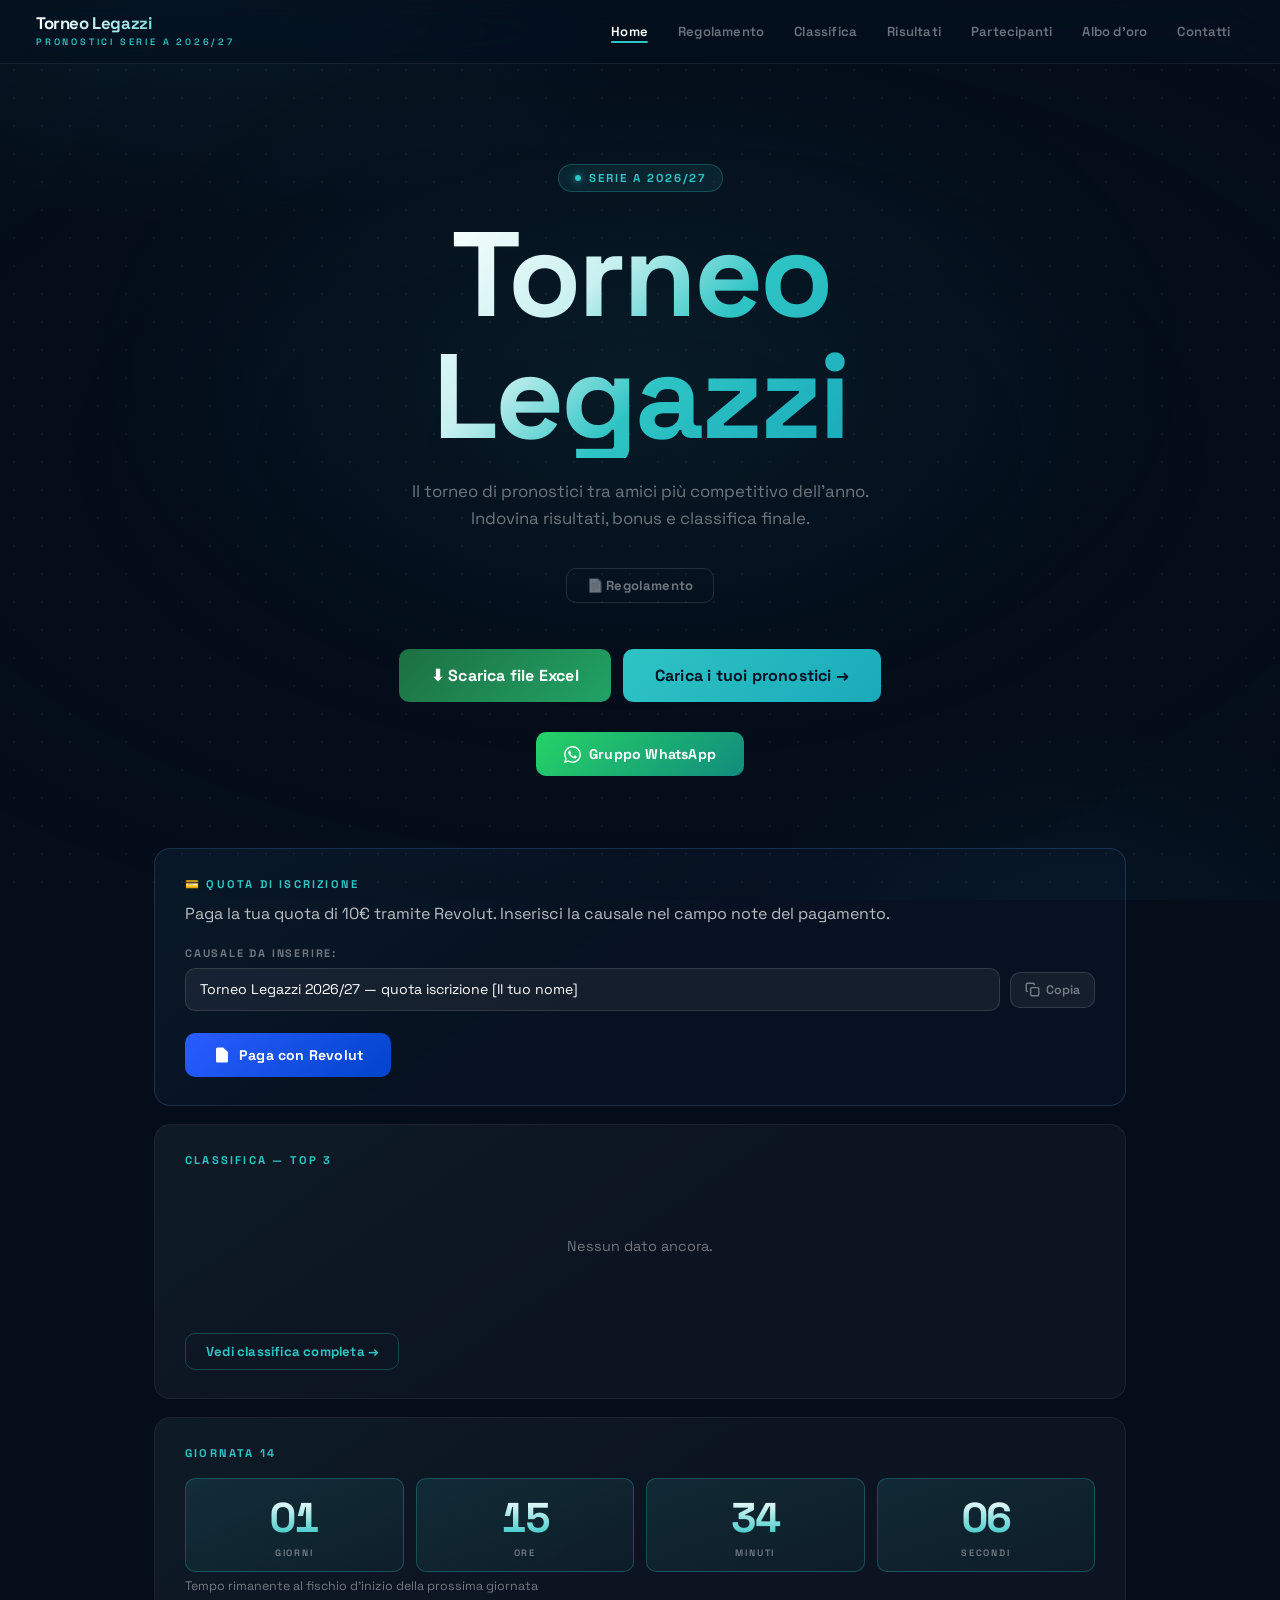
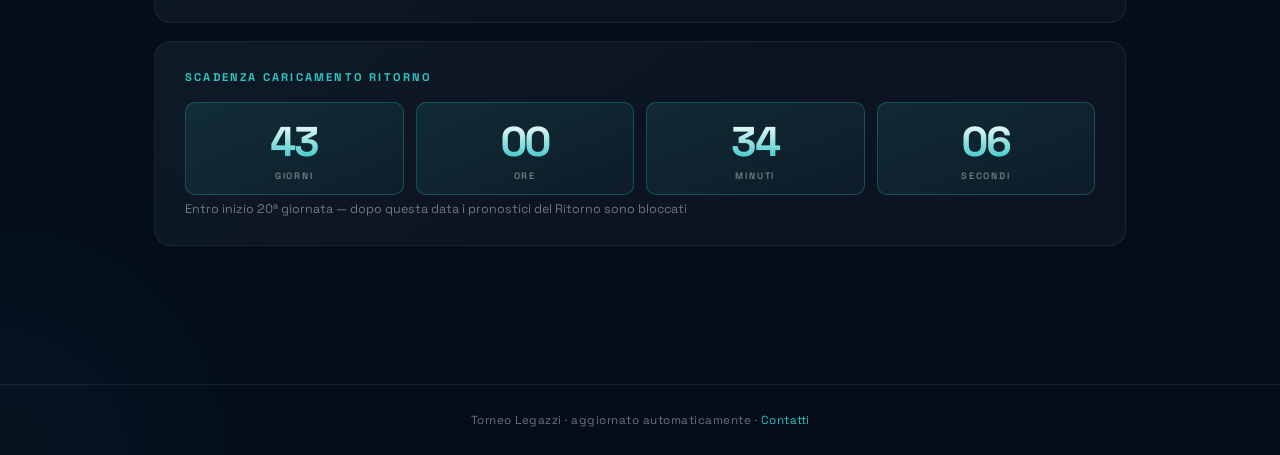
<file: index.html>
<!DOCTYPE html>
<html lang="it">
<head>
<meta charset="UTF-8">
<meta name="viewport" content="width=device-width, initial-scale=1.0">
<title>Torneo Legazzi — Pronostici Serie A 2026/27</title>
<link rel="preconnect" href="https://fonts.googleapis.com">
<link rel="preconnect" href="https://fonts.gstatic.com" crossorigin>
<link rel="stylesheet" href="https://fonts.googleapis.com/css2?family=Space+Grotesk:wght@300;400;500;600;700;800&display=swap">
<link rel="stylesheet" href="style.css">
</head>
<body>

<header>
  <div class="header-brand">
    <div class="header-brand-text">
      <h1>Torneo Legazzi</h1>
      <p>Pronostici Serie A 2026/27</p>
    </div>
  </div>
  <nav>
    <a href="index.html" class="active">Home</a>
    <a href="regolamento.html">Regolamento</a>
    <a href="classifica.html">Classifica</a>
    <a href="risultati.html">Risultati</a>
    <a href="pronostici.html">Partecipanti</a>
    <a href="albo.html">Albo d'oro</a>
    <a href="contatti.html">Contatti</a>
  </nav>
</header>

<main>

  <!-- ── HERO ─────────────────────────────────────────── -->
  <section class="hero" data-reveal="up">
    <div class="hero-eyebrow">Serie A 2026/27</div>
    <h1 class="hero-title">Torneo<br>Legazzi</h1>
    <p class="hero-subtitle">Il torneo di pronostici tra amici più competitivo dell'anno. Indovina risultati, bonus e classifica finale.</p>

    <a class="btn btn-regolamento" href="pdf/regolamento.pdf" target="_blank">📄 Regolamento</a>

    <div class="hero-ctas hero-ctas-main">
      <a class="btn btn-excel btn-lg" href="Nome_Cognome.xlsx" download>⬇ Scarica file Excel</a>
      <a id="link-form" class="btn btn-lg" href="#" target="_blank">Carica i tuoi pronostici →</a>
    </div>
    <div class="hero-ctas hero-ctas-secondary">
      <a id="link-whatsapp" class="btn btn-whatsapp" href="https://chat.whatsapp.com/EWjSijXYXm7IiRJeW1PDrg" target="_blank">
        <svg width="17" height="17" viewBox="0 0 24 24" fill="currentColor"><path d="M17.472 14.382c-.297-.149-1.758-.867-2.03-.967-.273-.099-.471-.148-.67.15-.197.297-.767.966-.94 1.164-.173.199-.347.223-.644.075-.297-.15-1.255-.463-2.39-1.475-.883-.788-1.48-1.761-1.653-2.059-.173-.297-.018-.458.13-.606.134-.133.298-.347.446-.52.149-.174.198-.298.298-.497.099-.198.05-.371-.025-.52-.075-.149-.669-1.612-.916-2.207-.242-.579-.487-.5-.669-.51-.173-.008-.371-.01-.57-.01-.198 0-.52.074-.792.372-.272.297-1.04 1.016-1.04 2.479 0 1.462 1.065 2.875 1.213 3.074.149.198 2.096 3.2 5.077 4.487.709.306 1.262.489 1.694.625.712.227 1.36.195 1.871.118.571-.085 1.758-.719 2.006-1.413.248-.694.248-1.289.173-1.413-.074-.124-.272-.198-.57-.347m-5.421 7.403h-.004a9.87 9.87 0 01-5.031-1.378l-.361-.214-3.741.982.998-3.648-.235-.374a9.86 9.86 0 01-1.51-5.26c.001-5.45 4.436-9.884 9.888-9.884 2.64 0 5.122 1.03 6.988 2.898a9.825 9.825 0 012.893 6.994c-.003 5.45-4.437 9.884-9.885 9.884m8.413-18.297A11.815 11.815 0 0012.05 0C5.495 0 .16 5.335.157 11.892c0 2.096.547 4.142 1.588 5.945L.057 24l6.305-1.654a11.882 11.882 0 005.683 1.448h.005c6.554 0 11.89-5.335 11.893-11.893a11.821 11.821 0 00-3.48-8.413z"/></svg>
        Gruppo WhatsApp
      </a>
    </div>
  </section>

  <!-- ── PAGAMENTO ─────────────────────────────────────── -->
  <div class="card card-pagamento" data-reveal="up" style="display:none">
    <h3>💳 Quota di iscrizione</h3>
    <p id="pagamento-desc">Paga la tua quota tramite Revolut.</p>
    <div class="pagamento-causale-wrap">
      <span class="pagamento-causale-label">Causale da inserire:</span>
      <div class="pagamento-causale-row">
        <code id="pagamento-causale" class="causale-text"></code>
        <button class="btn-copia" onclick="copiaCausale()" title="Copia causale">
          <svg width="15" height="15" viewBox="0 0 24 24" fill="none" stroke="currentColor" stroke-width="2.2"><rect x="9" y="9" width="13" height="13" rx="2"/><path d="M5 15H4a2 2 0 01-2-2V4a2 2 0 012-2h9a2 2 0 012 2v1"/></svg>
          <span id="copia-label">Copia</span>
        </button>
      </div>
    </div>
    <a id="link-revolut" class="btn btn-revolut" href="#" target="_blank">
      <svg width="18" height="18" viewBox="0 0 24 24" fill="currentColor"><path d="M13.5 2H6a2 2 0 00-2 2v16a2 2 0 002 2h12a2 2 0 002-2V8.5L13.5 2zm0 0v6H20"/></svg>
      Paga con Revolut
    </a>
  </div>

  <!-- ── AGGIORNAMENTO CLASSIFICA ───────────────────────── -->
  <div class="card card-aggiornamento" data-reveal="up" style="display:none">
    <h3>📣 Aggiornamento classifica</h3>
    <p id="aggiornamento-classifica" class="aggiornamento-testo"></p>
    <a class="btn btn-sm" href="classifica.html">Vedi classifica completa →</a>
  </div>

  <!-- ── MENZIONI SPECIALI ──────────────────────────────── -->
  <div class="card card-menzioni" data-reveal="up" style="display:none">
    <h3>Menzioni speciali</h3>
    <div id="lista-menzioni" class="menzioni-grid"></div>
  </div>

  <!-- ── TOP 3 ──────────────────────────────────────── -->
  <div class="card card-top3" data-reveal="up">
    <h3>Classifica — Top 3</h3>
    <div id="top3" class="top3-list">
      <div class="placeholder">Caricamento…</div>
    </div>
    <a class="btn btn-sm btn-outline" href="classifica.html" style="margin-top:18px">Vedi classifica completa →</a>
  </div>

  <!-- ── COUNTDOWN GIORNATA ──────────────────────────── -->
  <div class="card" data-reveal="up">
    <h3 id="titolo-giornata">Prossima giornata</h3>
    <div class="countdown-grid">
      <div class="digit-block"><span id="cd-g">--</span><label>giorni</label></div>
      <div class="digit-block"><span id="cd-h">--</span><label>ore</label></div>
      <div class="digit-block"><span id="cd-m">--</span><label>minuti</label></div>
      <div class="digit-block"><span id="cd-s">--</span><label>secondi</label></div>
    </div>
    <small>Tempo rimanente al fischio d'inizio della prossima giornata</small>
  </div>

  <!-- ── COUNTDOWN RITORNO ───────────────────────────── -->
  <div class="card" data-reveal="up">
    <h3>Scadenza caricamento Ritorno</h3>
    <div class="countdown-grid">
      <div class="digit-block"><span id="cr-g">--</span><label>giorni</label></div>
      <div class="digit-block"><span id="cr-h">--</span><label>ore</label></div>
      <div class="digit-block"><span id="cr-m">--</span><label>minuti</label></div>
      <div class="digit-block"><span id="cr-s">--</span><label>secondi</label></div>
    </div>
    <small>Entro inizio 20ª giornata — dopo questa data i pronostici del Ritorno sono bloccati</small>
  </div>

  <!-- ── BONUS PIU' GETTONATI (marquee) ──────────────────── -->
  <section id="bonus-stats" class="bonus-stats" data-reveal="up" style="display:none">
    <div class="bonus-stats-head">
      <h3>Bonus più gettonati</h3>
      <span id="bonus-demo-badge" class="demo-badge" style="display:none">ANTEPRIMA · dati demo</span>
    </div>
    <p class="bonus-stats-sub">Le scelte più popolari dei partecipanti, in ordine decrescente.</p>
    <div class="bonus-marquee">
      <div id="bonus-track" class="bonus-track"></div>
    </div>
  </section>

</main>

<footer>Torneo Legazzi &middot; aggiornato automaticamente &middot; <a href="contatti.html">Contatti</a></footer>

<script src="script.js"></script>
<script src="animations.js"></script>
<script>
applicaVisibilitaSito().then(ok => {
  if (!ok) return;
  avviaCountdownHome();
  caricaTop3();
  caricaBonusStats();
  caricaPagamento();
  caricaMenzioni();
  caricaConfig().then(cfg => {
    const href = (cfg.link_form && cfg.link_form !== 'METTI_QUI_IL_LINK_AL_GOOGLE_FORM')
      ? cfg.link_form : null;
    if (href) {
      document.getElementById('link-form').href = href;
    } else {
      document.getElementById('link-form').style.display = 'none';
    }
    const wa = document.getElementById('link-whatsapp');
    if (cfg.link_whatsapp) { wa.href = cfg.link_whatsapp; }
  });
});
</script>
</body>
</html>
</file>
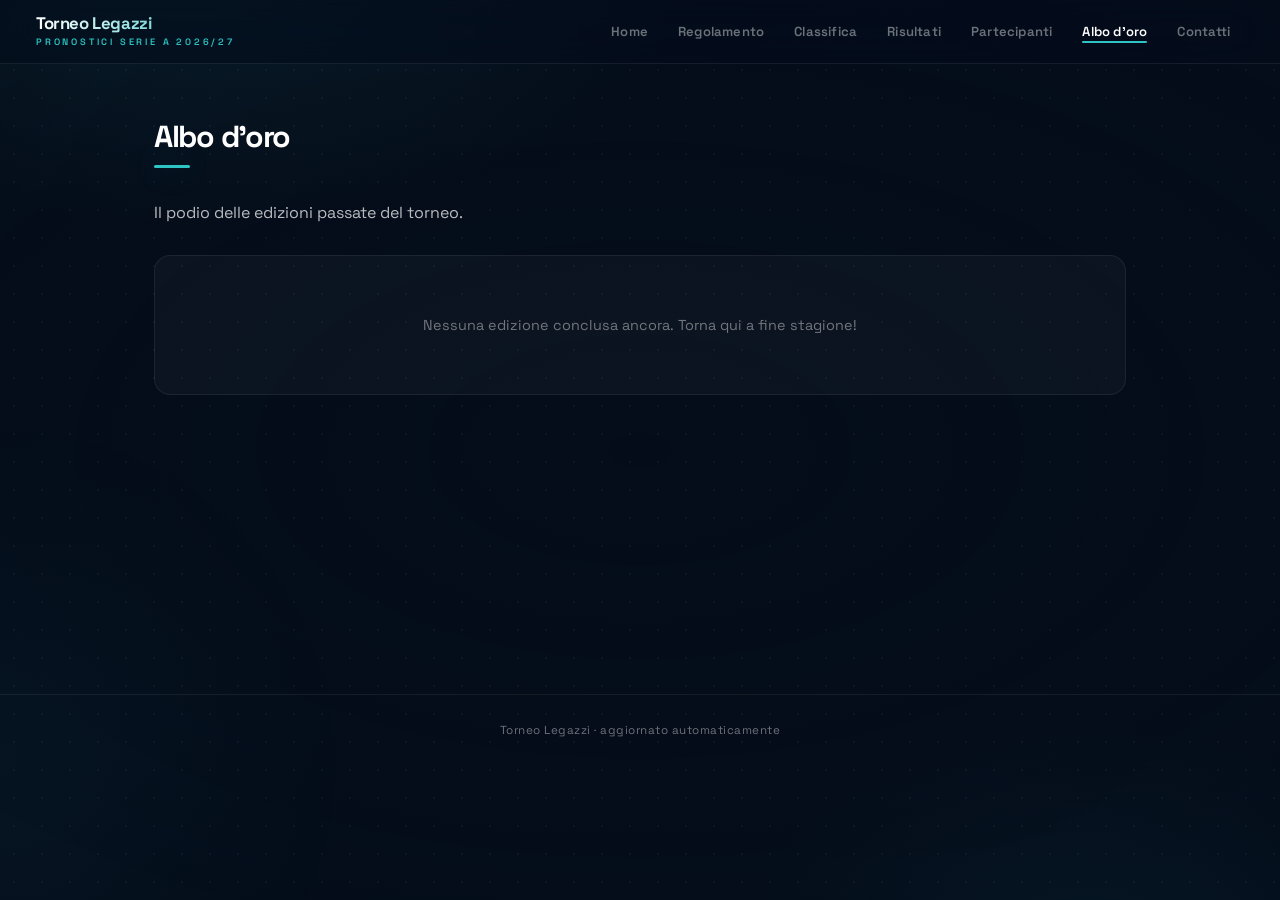
<file: albo.html>
<!DOCTYPE html>
<html lang="it">
<head>
<meta charset="UTF-8">
<meta name="viewport" content="width=device-width, initial-scale=1.0">
<title>Torneo Legazzi — Albo d'oro</title>
<link rel="preconnect" href="https://fonts.googleapis.com">
<link rel="preconnect" href="https://fonts.gstatic.com" crossorigin>
<link rel="stylesheet" href="https://fonts.googleapis.com/css2?family=Space+Grotesk:wght@400;500;600;700;800&display=swap">
<link rel="stylesheet" href="style.css">
</head>
<body>
<header>
  <div class="header-brand">
    <div class="header-brand-text">
      <h1>Torneo Legazzi</h1>
      <p>Pronostici Serie A 2026/27</p>
    </div>
  </div>
  <nav>
    <a href="index.html">Home</a>
    <a href="regolamento.html">Regolamento</a>
    <a href="classifica.html">Classifica</a>
    <a href="risultati.html">Risultati</a>
    <a href="pronostici.html">Partecipanti</a>
    <a href="albo.html" class="active">Albo d'oro</a>
    <a href="contatti.html">Contatti</a>
  </nav>
</header>
<main>
  <h2 data-reveal="up">Albo d'oro</h2>
  <p data-reveal="up">Il podio delle edizioni passate del torneo.</p>
  <div class="table-wrap" id="table-wrap-albo" data-reveal="up" style="margin-top:28px">Caricamento…</div>
</main>
<footer>Torneo Legazzi &middot; aggiornato automaticamente</footer>
<script src="script.js"></script>
<script src="animations.js"></script>
<script>applicaVisibilitaSito().then(ok => { if (ok) caricaAlbo(); });</script>
</body>
</html>
</file>
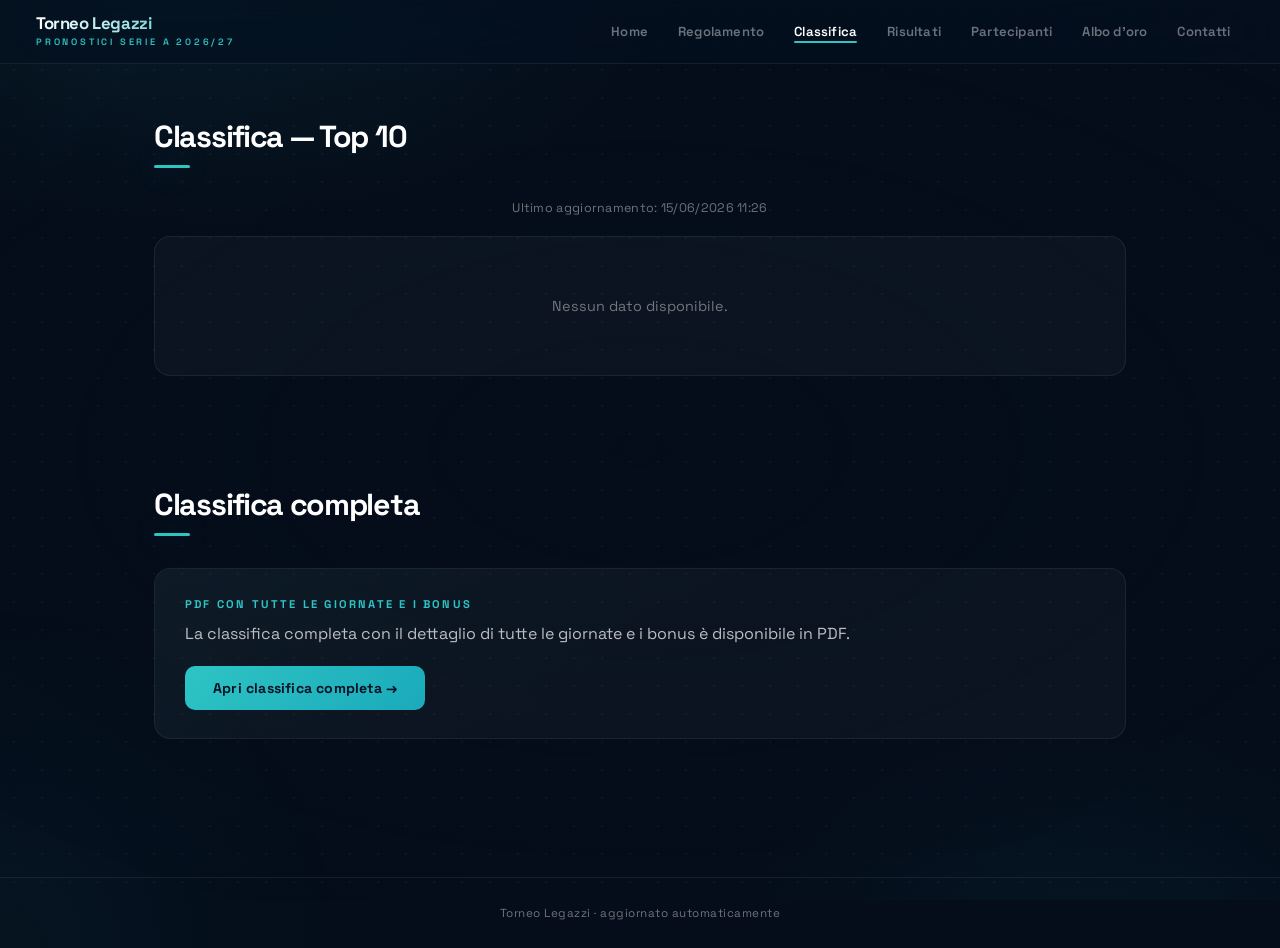
<file: classifica.html>
<!DOCTYPE html>
<html lang="it">
<head>
<meta charset="UTF-8">
<meta name="viewport" content="width=device-width, initial-scale=1.0">
<title>Torneo Legazzi — Classifica</title>
<link rel="preconnect" href="https://fonts.googleapis.com">
<link rel="preconnect" href="https://fonts.gstatic.com" crossorigin>
<link rel="stylesheet" href="https://fonts.googleapis.com/css2?family=Space+Grotesk:wght@400;500;600;700;800&display=swap">
<link rel="stylesheet" href="style.css">
</head>
<body>
<header>
  <div class="header-brand">
    <div class="header-brand-text">
      <h1>Torneo Legazzi</h1>
      <p>Pronostici Serie A 2026/27</p>
    </div>
  </div>
  <nav>
    <a href="index.html">Home</a>
    <a href="regolamento.html">Regolamento</a>
    <a href="classifica.html" class="active">Classifica</a>
    <a href="risultati.html">Risultati</a>
    <a href="pronostici.html">Partecipanti</a>
    <a href="albo.html">Albo d'oro</a>
    <a href="contatti.html">Contatti</a>
  </nav>
</header>
<main>
  <h2 data-reveal="up">Classifica — Top 10</h2>
  <div class="info" id="info" data-reveal="up">Caricamento classifica…</div>
  <div class="table-wrap" id="table-wrap" data-reveal="up"></div>

  <h2 style="margin-top:56px" data-reveal="up">Classifica completa</h2>
  <div class="card" data-reveal="up">
    <h3>PDF con tutte le giornate e i bonus</h3>
    <p>La classifica completa con il dettaglio di tutte le giornate e i bonus è disponibile in PDF.</p>
    <a class="btn" href="pdf/classifica_completa.pdf" target="_blank">Apri classifica completa →</a>
  </div>
</main>
<footer>Torneo Legazzi &middot; aggiornato automaticamente</footer>
<script src="script.js"></script>
<script src="animations.js"></script>
<script>applicaVisibilitaSito().then(ok => { if (ok) caricaClassifica(10); });</script>
</body>
</html>
</file>
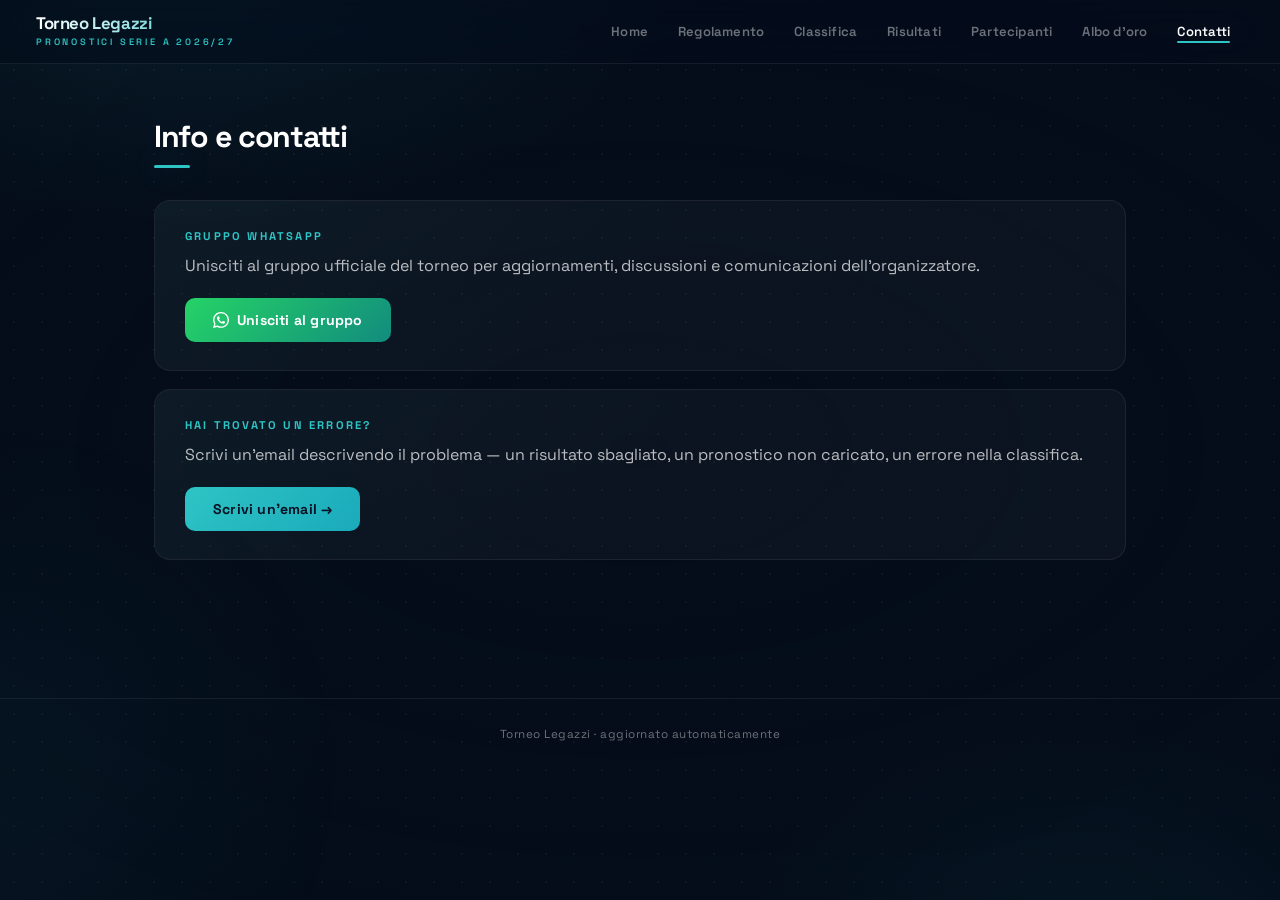
<file: contatti.html>
<!DOCTYPE html>
<html lang="it">
<head>
<meta charset="UTF-8">
<meta name="viewport" content="width=device-width, initial-scale=1.0">
<title>Torneo Legazzi — Info e contatti</title>
<link rel="preconnect" href="https://fonts.googleapis.com">
<link rel="preconnect" href="https://fonts.gstatic.com" crossorigin>
<link rel="stylesheet" href="https://fonts.googleapis.com/css2?family=Space+Grotesk:wght@400;500;600;700;800&display=swap">
<link rel="stylesheet" href="style.css">
</head>
<body>
<header>
  <div class="header-brand">
    <div class="header-brand-text">
      <h1>Torneo Legazzi</h1>
      <p>Pronostici Serie A 2026/27</p>
    </div>
  </div>
  <nav>
    <a href="index.html">Home</a>
    <a href="regolamento.html">Regolamento</a>
    <a href="classifica.html">Classifica</a>
    <a href="risultati.html">Risultati</a>
    <a href="pronostici.html">Partecipanti</a>
    <a href="albo.html">Albo d'oro</a>
    <a href="contatti.html" class="active">Contatti</a>
  </nav>
</header>
<main>
  <h2 data-reveal="up">Info e contatti</h2>

  <div class="card" data-reveal="up">
    <h3>Gruppo WhatsApp</h3>
    <p>Unisciti al gruppo ufficiale del torneo per aggiornamenti, discussioni e comunicazioni dell'organizzatore.</p>
    <a class="btn btn-whatsapp" href="https://chat.whatsapp.com/EWjSijXYXm7IiRJeW1PDrg" target="_blank" style="display:inline-flex;align-items:center;gap:8px;">
      <svg width="16" height="16" viewBox="0 0 24 24" fill="currentColor"><path d="M17.472 14.382c-.297-.149-1.758-.867-2.03-.967-.273-.099-.471-.148-.67.15-.197.297-.767.966-.94 1.164-.173.199-.347.223-.644.075-.297-.15-1.255-.463-2.39-1.475-.883-.788-1.48-1.761-1.653-2.059-.173-.297-.018-.458.13-.606.134-.133.298-.347.446-.52.149-.174.198-.298.298-.497.099-.198.05-.371-.025-.52-.075-.149-.669-1.612-.916-2.207-.242-.579-.487-.5-.669-.51-.173-.008-.371-.01-.57-.01-.198 0-.52.074-.792.372-.272.297-1.04 1.016-1.04 2.479 0 1.462 1.065 2.875 1.213 3.074.149.198 2.096 3.2 5.077 4.487.709.306 1.262.489 1.694.625.712.227 1.36.195 1.871.118.571-.085 1.758-.719 2.006-1.413.248-.694.248-1.289.173-1.413-.074-.124-.272-.198-.57-.347m-5.421 7.403h-.004a9.87 9.87 0 01-5.031-1.378l-.361-.214-3.741.982.998-3.648-.235-.374a9.86 9.86 0 01-1.51-5.26c.001-5.45 4.436-9.884 9.888-9.884 2.64 0 5.122 1.03 6.988 2.898a9.825 9.825 0 012.893 6.994c-.003 5.45-4.437 9.884-9.885 9.884m8.413-18.297A11.815 11.815 0 0012.05 0C5.495 0 .16 5.335.157 11.892c0 2.096.547 4.142 1.588 5.945L.057 24l6.305-1.654a11.882 11.882 0 005.683 1.448h.005c6.554 0 11.89-5.335 11.893-11.893a11.821 11.821 0 00-3.48-8.413z"/></svg>
      Unisciti al gruppo
    </a>
  </div>

  <div class="card" data-reveal="up">
    <h3>Hai trovato un errore?</h3>
    <p>Scrivi un'email descrivendo il problema — un risultato sbagliato, un pronostico non caricato, un errore nella classifica.</p>
    <a class="btn" id="link-mail" href="#">Scrivi un'email →</a>
  </div>

  <div class="card" id="card-segnalazioni" data-reveal="up" style="display:none">
    <h3>Modulo segnalazioni</h3>
    <p>In alternativa puoi usare questo modulo:</p>
    <a class="btn" id="link-segnalazioni" href="#" target="_blank">Apri modulo →</a>
  </div>
</main>
<footer>Torneo Legazzi &middot; aggiornato automaticamente</footer>
<script src="script.js"></script>
<script src="animations.js"></script>
<script>applicaVisibilitaSito().then(ok => { if (ok) caricaContatti(); });</script>
</body>
</html>
</file>
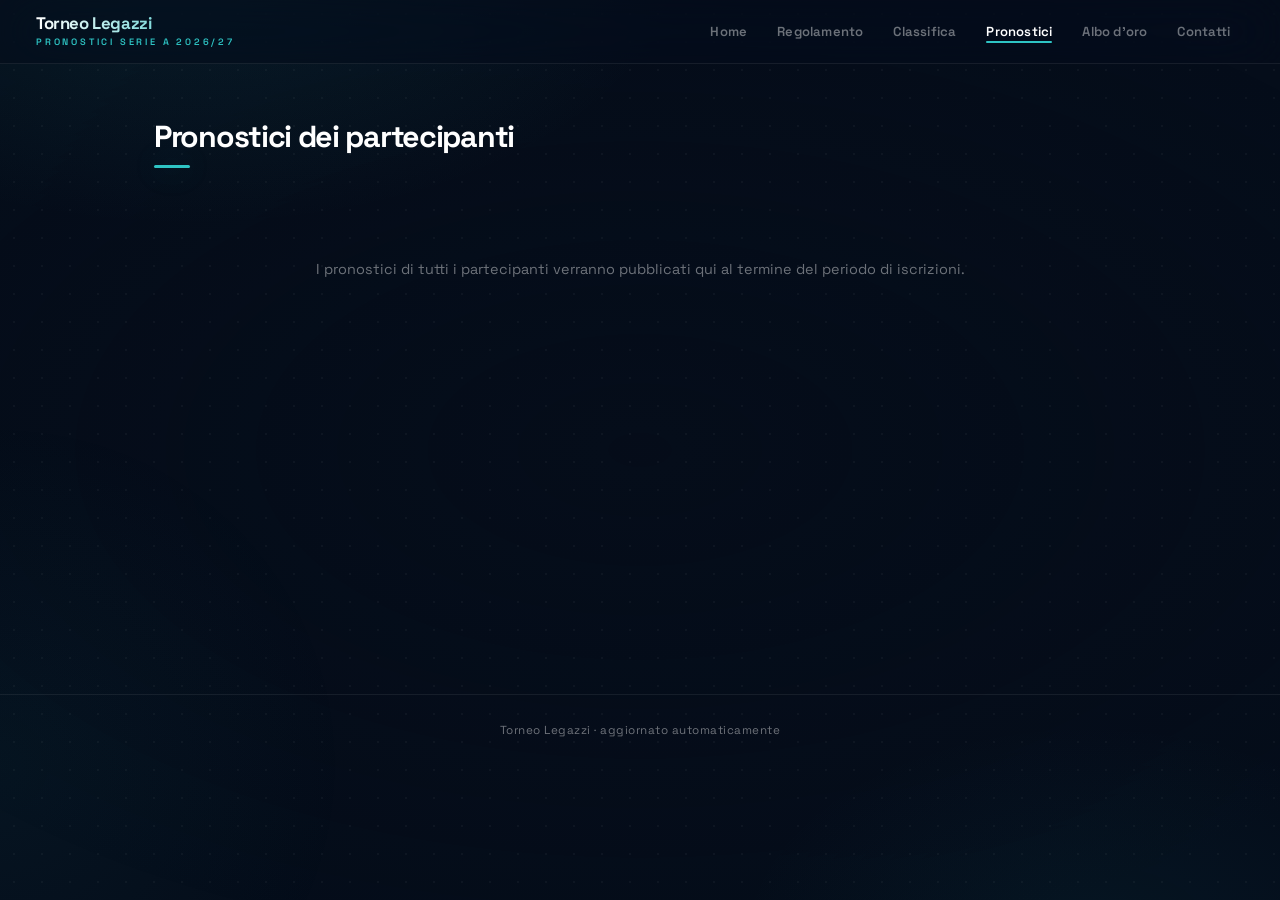
<file: pronostici.html>
<!DOCTYPE html>
<html lang="it">
<head>
<meta charset="UTF-8">
<meta name="viewport" content="width=device-width, initial-scale=1.0">
<title>Torneo Legazzi — Pronostici</title>
<link rel="preconnect" href="https://fonts.googleapis.com">
<link rel="preconnect" href="https://fonts.gstatic.com" crossorigin>
<link rel="stylesheet" href="https://fonts.googleapis.com/css2?family=Space+Grotesk:wght@400;500;600;700;800&display=swap">
<link rel="stylesheet" href="style.css">
</head>
<body>
<header>
  <div class="header-brand">
    <div class="header-brand-text">
      <h1>Torneo Legazzi</h1>
      <p>Pronostici Serie A 2026/27</p>
    </div>
  </div>
  <nav>
    <a href="index.html">Home</a>
    <a href="regolamento.html">Regolamento</a>
    <a href="classifica.html">Classifica</a>
    <a href="pronostici.html" class="active">Pronostici</a>
    <a href="albo.html">Albo d'oro</a>
    <a href="contatti.html">Contatti</a>
  </nav>
</header>
<main>
  <h2 data-reveal="up">Pronostici dei partecipanti</h2>
  <div id="lista-partecipanti" style="margin-top:28px">Caricamento…</div>
</main>
<footer>Torneo Legazzi &middot; aggiornato automaticamente</footer>
<script src="script.js"></script>
<script src="animations.js"></script>
<script>applicaVisibilitaSito().then(ok => { if (ok) caricaPronostici(); });</script>
</body>
</html>
</file>
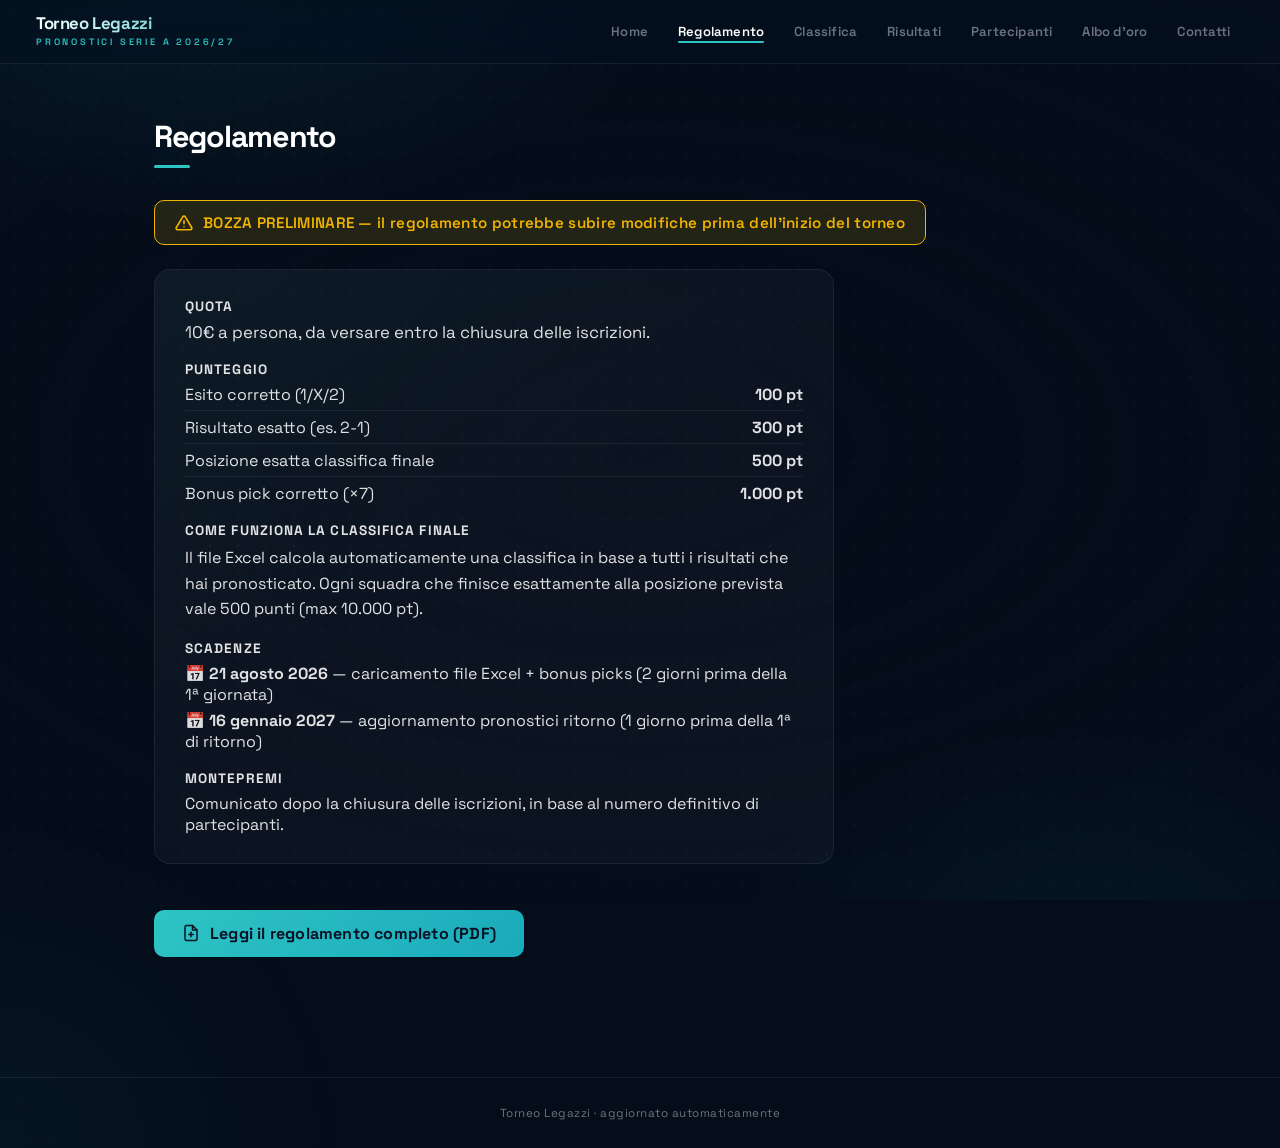
<file: regolamento.html>
<!DOCTYPE html>
<html lang="it">
<head>
<meta charset="UTF-8">
<meta name="viewport" content="width=device-width, initial-scale=1.0">
<title>Torneo Legazzi — Regolamento</title>
<link rel="preconnect" href="https://fonts.googleapis.com">
<link rel="preconnect" href="https://fonts.gstatic.com" crossorigin>
<link rel="stylesheet" href="https://fonts.googleapis.com/css2?family=Space+Grotesk:wght@400;500;600;700;800&display=swap">
<link rel="stylesheet" href="style.css">
</head>
<body>
<header>
  <div class="header-brand">
    <div class="header-brand-text">
      <h1>Torneo Legazzi</h1>
      <p>Pronostici Serie A 2026/27</p>
    </div>
  </div>
  <nav>
    <a href="index.html">Home</a>
    <a href="regolamento.html" class="active">Regolamento</a>
    <a href="classifica.html">Classifica</a>
    <a href="risultati.html">Risultati</a>
    <a href="pronostici.html">Partecipanti</a>
    <a href="albo.html">Albo d'oro</a>
    <a href="contatti.html">Contatti</a>
  </nav>
</header>
<main>
  <h2 data-reveal="up">Regolamento</h2>

  <div data-reveal="up" style="margin-bottom:24px;">
    <div style="display:inline-flex;align-items:center;gap:10px;background:rgba(255,200,0,0.12);border:1.5px solid #f0b400;border-radius:10px;padding:12px 20px;color:#f0b400;font-size:0.95rem;font-weight:600;letter-spacing:0.02em;">
      <svg width="18" height="18" viewBox="0 0 24 24" fill="none" stroke="#f0b400" stroke-width="2.2" stroke-linecap="round" stroke-linejoin="round"><path d="M10.29 3.86L1.82 18a2 2 0 001.71 3h16.94a2 2 0 001.71-3L13.71 3.86a2 2 0 00-3.42 0z"/><line x1="12" y1="9" x2="12" y2="13"/><line x1="12" y1="17" x2="12.01" y2="17"/></svg>
      BOZZA PRELIMINARE — il regolamento potrebbe subire modifiche prima dell'inizio del torneo
    </div>
  </div>

  <div class="card" data-reveal="up" style="max-width:680px;margin-bottom:28px;">
    <div style="display:flex;flex-direction:column;gap:18px;">

      <div>
        <div style="color:var(--accent);font-weight:700;font-size:0.85rem;letter-spacing:.08em;text-transform:uppercase;margin-bottom:6px;">Quota</div>
        <div style="font-size:1.05rem;">10€ a persona, da versare entro la chiusura delle iscrizioni.</div>
      </div>

      <div>
        <div style="color:var(--accent);font-weight:700;font-size:0.85rem;letter-spacing:.08em;text-transform:uppercase;margin-bottom:6px;">Punteggio</div>
        <div style="display:flex;flex-direction:column;gap:6px;font-size:1rem;">
          <div style="display:flex;justify-content:space-between;border-bottom:1px solid rgba(255,255,255,.07);padding-bottom:5px;"><span>Esito corretto (1/X/2)</span><strong style="color:var(--accent)">100 pt</strong></div>
          <div style="display:flex;justify-content:space-between;border-bottom:1px solid rgba(255,255,255,.07);padding-bottom:5px;"><span>Risultato esatto (es. 2-1)</span><strong style="color:var(--accent)">300 pt</strong></div>
          <div style="display:flex;justify-content:space-between;border-bottom:1px solid rgba(255,255,255,.07);padding-bottom:5px;"><span>Posizione esatta classifica finale</span><strong style="color:var(--accent)">500 pt</strong></div>
          <div style="display:flex;justify-content:space-between;"><span>Bonus pick corretto (×7)</span><strong style="color:var(--accent)">1.000 pt</strong></div>
        </div>
      </div>

      <div>
        <div style="color:var(--accent);font-weight:700;font-size:0.85rem;letter-spacing:.08em;text-transform:uppercase;margin-bottom:6px;">Come funziona la classifica finale</div>
        <div style="font-size:1rem;line-height:1.6;">Il file Excel calcola automaticamente una classifica in base a tutti i risultati che hai pronosticato. Ogni squadra che finisce esattamente alla posizione prevista vale 500 punti (max 10.000 pt).</div>
      </div>

      <div>
        <div style="color:var(--accent);font-weight:700;font-size:0.85rem;letter-spacing:.08em;text-transform:uppercase;margin-bottom:6px;">Scadenze</div>
        <div style="display:flex;flex-direction:column;gap:5px;font-size:1rem;">
          <div>📅 <strong>21 agosto 2026</strong> — caricamento file Excel + bonus picks (2 giorni prima della 1ª giornata)</div>
          <div>📅 <strong>16 gennaio 2027</strong> — aggiornamento pronostici ritorno (1 giorno prima della 1ª di ritorno)</div>
        </div>
      </div>

      <div>
        <div style="color:var(--accent);font-weight:700;font-size:0.85rem;letter-spacing:.08em;text-transform:uppercase;margin-bottom:6px;">Montepremi</div>
        <div style="font-size:1rem;">Comunicato dopo la chiusura delle iscrizioni, in base al numero definitivo di partecipanti.</div>
      </div>

    </div>
  </div>

  <div data-reveal="up">
    <a href="pdf/regolamento.pdf" target="_blank" class="btn" style="display:inline-flex;align-items:center;gap:10px;font-size:1rem;">
      <svg width="18" height="18" viewBox="0 0 24 24" fill="none" stroke="currentColor" stroke-width="2" stroke-linecap="round" stroke-linejoin="round"><path d="M14 2H6a2 2 0 00-2 2v16a2 2 0 002 2h12a2 2 0 002-2V8z"/><polyline points="14 2 14 8 20 8"/><line x1="12" y1="11" x2="12" y2="17"/><line x1="9" y1="14" x2="15" y2="14"/></svg>
      Leggi il regolamento completo (PDF)
    </a>
  </div>
</main>
<footer>Torneo Legazzi &middot; aggiornato automaticamente</footer>
<script src="script.js"></script>
<script src="animations.js"></script>
<script>applicaVisibilitaSito();</script>
</body>
</html>
</file>
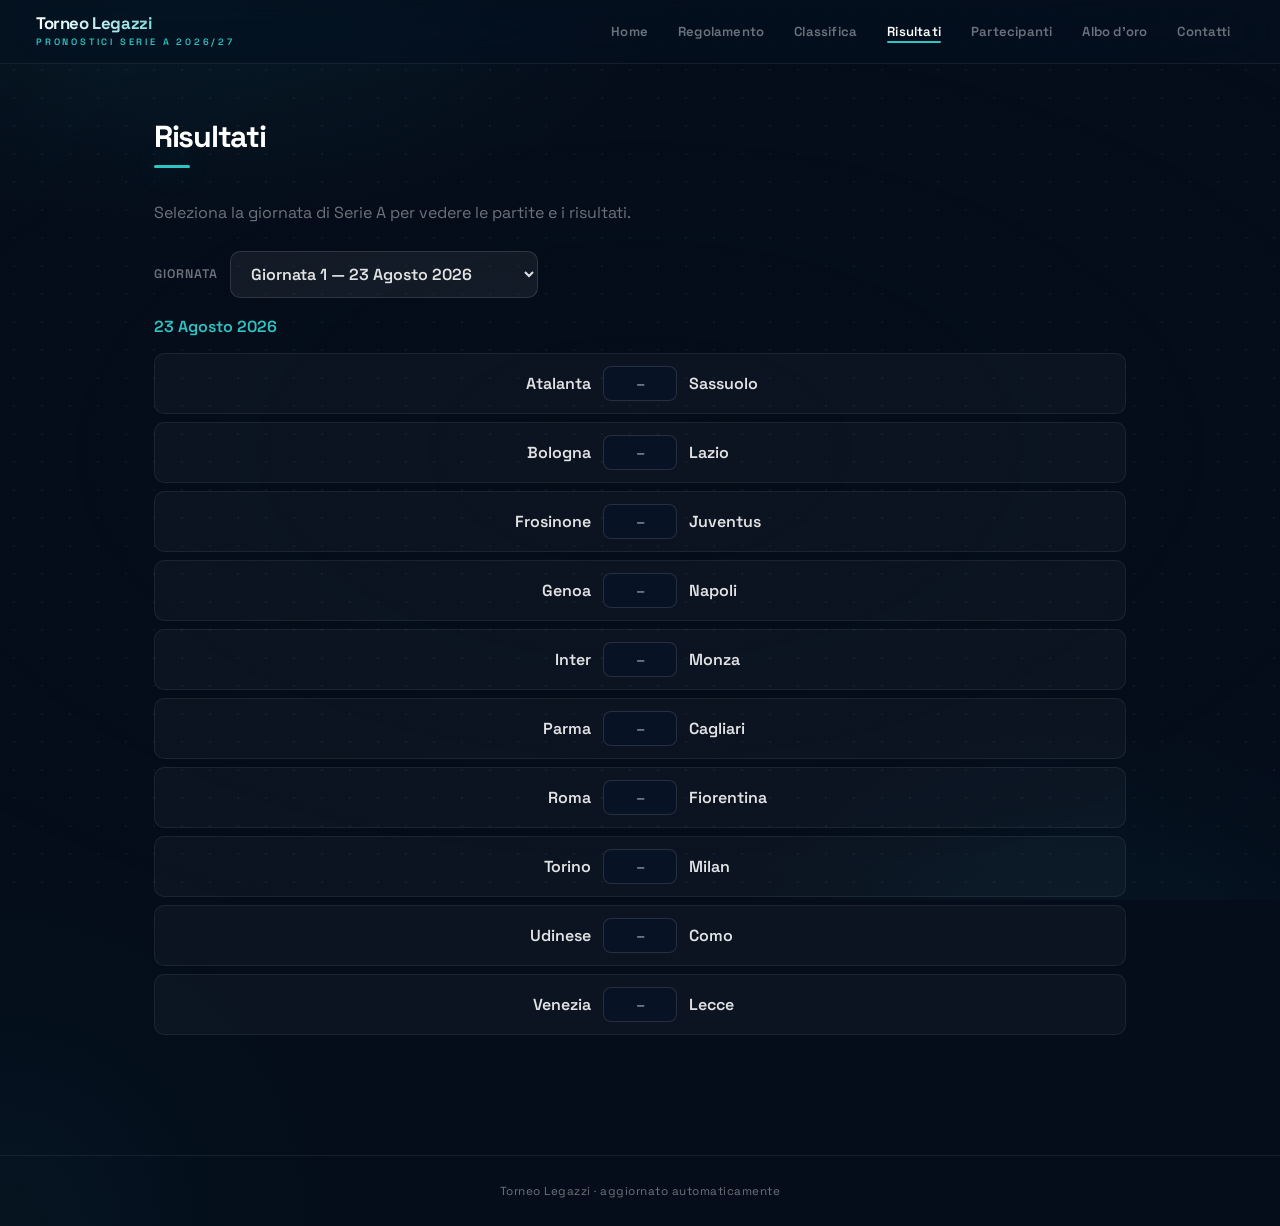
<file: risultati.html>
<!DOCTYPE html>
<html lang="it">
<head>
<meta charset="UTF-8">
<meta name="viewport" content="width=device-width, initial-scale=1.0">
<title>Torneo Legazzi — Risultati</title>
<link rel="preconnect" href="https://fonts.googleapis.com">
<link rel="preconnect" href="https://fonts.gstatic.com" crossorigin>
<link rel="stylesheet" href="https://fonts.googleapis.com/css2?family=Space+Grotesk:wght@400;500;600;700;800&display=swap">
<link rel="stylesheet" href="style.css">
</head>
<body>
<header>
  <div class="header-brand">
    <div class="header-brand-text">
      <h1>Torneo Legazzi</h1>
      <p>Pronostici Serie A 2026/27</p>
    </div>
  </div>
  <nav>
    <a href="index.html">Home</a>
    <a href="regolamento.html">Regolamento</a>
    <a href="classifica.html">Classifica</a>
    <a href="risultati.html" class="active">Risultati</a>
    <a href="pronostici.html">Partecipanti</a>
    <a href="albo.html">Albo d'oro</a>
    <a href="contatti.html">Contatti</a>
  </nav>
</header>
<main>
  <h2 data-reveal="up">Risultati</h2>
  <p class="page-intro" data-reveal="up">Seleziona la giornata di Serie A per vedere le partite e i risultati.</p>

  <div class="risultati-toolbar" data-reveal="up">
    <label for="sel-giornata">Giornata</label>
    <select id="sel-giornata"></select>
  </div>

  <div id="risultati-wrap" data-reveal="up">Caricamento…</div>
</main>
<footer>Torneo Legazzi &middot; aggiornato automaticamente</footer>
<script src="script.js"></script>
<script src="animations.js"></script>
<script>applicaVisibilitaSito().then(ok => { if (ok) caricaRisultati(); });</script>
</body>
</html>
</file>
<file: style.css>
@import url('https://fonts.googleapis.com/css2?family=Space+Grotesk:wght@300;400;500;600;700;800&display=swap');

/* ══════════════════════════════════════════════════════════════
   TOKENS
══════════════════════════════════════════════════════════════ */
:root {
  --bg:          #050d1a;
  --bg2:         #071224;
  --surface:     rgba(255,255,255,0.030);
  --surface-2:   rgba(255,255,255,0.060);
  --surface-3:   rgba(255,255,255,0.090);
  --navy:        #071224;

  --tc:          #2ec4c4;
  --tc2:         #1aaabb;
  --tc-dim:      rgba(46,196,196,0.10);
  --tc-border:   rgba(46,196,196,0.28);
  --tc-glow:     0 0 32px rgba(46,196,196,0.30);
  --tc-glow-lg:  0 0 80px rgba(46,196,196,0.20);

  --gold:        #f5b730;
  --gold-dim:    rgba(245,183,48,0.12);
  --silver:      #a8b8c8;
  --bronze:      #cd7f41;

  --white:       #ffffff;
  --text:        rgba(255,255,255,0.88);
  --muted:       rgba(255,255,255,0.42);
  --border:      rgba(255,255,255,0.07);
  --border-2:    rgba(255,255,255,0.12);

  --radius-sm:   10px;
  --radius:      16px;
  --radius-lg:   24px;

  --font: 'Space Grotesk', -apple-system, 'Segoe UI', sans-serif;
}

/* ══════════════════════════════════════════════════════════════
   RESET
══════════════════════════════════════════════════════════════ */
*, *::before, *::after { box-sizing: border-box; margin: 0; padding: 0; }
html  { scroll-behavior: smooth; }
body  {
  font-family: var(--font);
  background: var(--bg);
  color: var(--text);
  min-height: 100vh;
  overflow-x: hidden;
}

/* ══════════════════════════════════════════════════════════════
   AMBIENT / BACKGROUND
══════════════════════════════════════════════════════════════ */
body::before {
  content: '';
  position: fixed; inset: 0; z-index: 0; pointer-events: none;
  background:
    radial-gradient(ellipse 70% 55% at 15% -5%,  rgba(46,196,196,0.09) 0%, transparent 55%),
    radial-gradient(ellipse 50% 45% at 85% 105%, rgba(26,170,187,0.06) 0%, transparent 55%),
    radial-gradient(ellipse 90% 70% at 50% 50%,  rgba(5,13,26,0.4)    0%, transparent 80%);
  animation: ambient 22s ease-in-out infinite alternate;
}
@keyframes ambient {
  from { transform: scale(1); }
  to   { transform: scale(1.04) rotate(1.5deg); }
}

/* dot-grid overlay */
body::after {
  content: '';
  position: fixed; inset: 0; z-index: 0; pointer-events: none;
  background-image: radial-gradient(rgba(255,255,255,0.04) 1px, transparent 1px);
  background-size: 28px 28px;
}

/* ══════════════════════════════════════════════════════════════
   CURSOR GLOW
══════════════════════════════════════════════════════════════ */
.cursor-glow {
  position: fixed; z-index: 0; pointer-events: none;
  width: 800px; height: 800px; border-radius: 50%;
  background: radial-gradient(circle, rgba(46,196,196,0.045) 0%, transparent 62%);
  transform: translate(-50%, -50%);
  transition: left 0.2s ease, top 0.2s ease;
  will-change: left, top;
}

/* ══════════════════════════════════════════════════════════════
   HEADER
══════════════════════════════════════════════════════════════ */
header {
  position: sticky; top: 0; z-index: 200;
  display: flex; align-items: center; justify-content: space-between;
  flex-wrap: wrap; gap: 12px;
  padding: 12px 36px;
  background: rgba(5,13,26,0.60);
  backdrop-filter: blur(28px) saturate(1.4);
  -webkit-backdrop-filter: blur(28px) saturate(1.4);
  border-bottom: 1px solid var(--border);
  transition: background 0.3s, border-color 0.3s;
}
header.scrolled {
  background: rgba(5,13,26,0.90);
  border-bottom-color: var(--border-2);
}

.header-brand {
  display: flex; align-items: center; gap: 10px;
}
.header-brand img {
  width: 32px; height: 32px; object-fit: contain;
  filter: drop-shadow(0 0 8px rgba(46,196,196,0.5));
}
.header-brand-text h1 {
  font-size: 1.05rem; font-weight: 800;
  letter-spacing: -0.4px;
  background: linear-gradient(90deg, #fff 0%, var(--tc) 100%);
  -webkit-background-clip: text; -webkit-text-fill-color: transparent;
  background-clip: text;
}
.header-brand-text p {
  font-size: 0.58rem; font-weight: 600;
  letter-spacing: 2.8px; text-transform: uppercase;
  color: var(--tc); margin-top: 1px;
}

/* ══════════════════════════════════════════════════════════════
   NAV
══════════════════════════════════════════════════════════════ */
nav { display: flex; flex-wrap: wrap; gap: 2px; }
nav a {
  position: relative;
  color: var(--muted); text-decoration: none;
  padding: 8px 14px; border-radius: var(--radius-sm);
  font-size: 0.82rem; font-weight: 600; letter-spacing: 0.2px;
  transition: color 0.2s, background 0.2s;
}
nav a::after {
  content: ''; position: absolute;
  bottom: 5px; left: 14px; right: 14px;
  height: 2px; background: var(--tc); border-radius: 2px;
  transform: scaleX(0);
  transform-origin: left;
  transition: transform 0.28s cubic-bezier(0.4,0,0.2,1);
}
nav a:hover       { color: var(--white); background: var(--surface-2); }
nav a:hover::after,
nav a.active::after { transform: scaleX(1); }
nav a.active      { color: var(--white); }

/* ══════════════════════════════════════════════════════════════
   MAIN WRAPPER
══════════════════════════════════════════════════════════════ */
main {
  position: relative; z-index: 1;
  max-width: 1020px; margin: 0 auto;
  padding: 0 24px 120px;
  min-height: 70vh;
}

/* ══════════════════════════════════════════════════════════════
   HERO
══════════════════════════════════════════════════════════════ */
.hero {
  position: relative;
  padding: 100px 0 72px;
  display: flex;
  flex-direction: column;
  align-items: center;
  text-align: center;
  overflow: visible;
}
.hero::before {
  content: '';
  position: absolute; inset: -60px -120px; z-index: -1; pointer-events: none;
  background: radial-gradient(ellipse 70% 60% at 50% 40%, rgba(46,196,196,0.08) 0%, transparent 65%);
}

.hero-eyebrow {
  display: inline-flex; align-items: center; gap: 8px;
  margin-bottom: 22px;
  padding: 6px 16px;
  background: var(--tc-dim);
  border: 1px solid var(--tc-border);
  border-radius: 100px;
  font-size: 0.72rem; font-weight: 700;
  letter-spacing: 2px; text-transform: uppercase;
  color: var(--tc);
}
.hero-eyebrow::before {
  content: '';
  width: 6px; height: 6px; border-radius: 50%;
  background: var(--tc);
  box-shadow: 0 0 8px var(--tc);
  animation: pulse-dot 2s ease-in-out infinite;
}
@keyframes pulse-dot {
  0%,100% { opacity: 1; transform: scale(1); }
  50%      { opacity: 0.5; transform: scale(0.75); }
}

.hero-title {
  font-size: clamp(3.6rem, 10vw, 7.5rem);
  font-weight: 800;
  letter-spacing: -3px;
  line-height: 1.02;
  background: linear-gradient(135deg,
    #ffffff  0%,
    #c8f0f0 35%,
    var(--tc) 60%,
    var(--tc2) 100%);
  -webkit-background-clip: text; -webkit-text-fill-color: transparent;
  background-clip: text;
  margin-bottom: 20px;
}

.hero-subtitle {
  font-size: 1.05rem; font-weight: 400;
  color: var(--muted); line-height: 1.6;
  max-width: 480px; margin: 0 auto 36px;
}

.hero-ctas {
  display: flex; gap: 14px; justify-content: center; flex-wrap: wrap;
}

.hero-stats {
  display: flex; gap: 0; justify-content: center;
  margin-top: 64px;
  border: 1px solid var(--border); border-radius: var(--radius-lg);
  background: var(--surface);
  overflow: hidden;
}
.hero-stat {
  flex: 1; min-width: 100px;
  padding: 24px 20px;
  text-align: center;
  border-right: 1px solid var(--border);
  transition: background 0.2s;
}
.hero-stat:last-child { border-right: none; }
.hero-stat:hover { background: var(--surface-2); }
.hero-stat-val {
  font-size: 2rem; font-weight: 800;
  letter-spacing: -1px; color: var(--tc);
  display: block;
}
.hero-stat-label {
  font-size: 0.65rem; font-weight: 600;
  text-transform: uppercase; letter-spacing: 1.8px;
  color: var(--muted); margin-top: 4px; display: block;
}

/* ══════════════════════════════════════════════════════════════
   SECTION HEADINGS
══════════════════════════════════════════════════════════════ */
.section-title {
  font-size: 1.8rem; font-weight: 800;
  letter-spacing: -1.2px; line-height: 1.15;
  color: var(--white);
  margin-bottom: 28px;
}
.section-title::after {
  content: ''; display: block;
  width: 36px; height: 3px; margin-top: 12px;
  background: var(--tc); border-radius: 2px;
  box-shadow: var(--tc-glow);
}

/* legacy h2/h3 */
h2 {
  font-size: 1.9rem; font-weight: 800;
  letter-spacing: -1.3px; line-height: 1.1;
  color: var(--white); margin-bottom: 32px;
  padding-top: 56px;
}
h2::after {
  content: ''; display: block;
  width: 36px; height: 3px; margin-top: 12px;
  background: var(--tc); border-radius: 2px;
  box-shadow: var(--tc-glow);
}
h3 {
  font-size: 0.70rem; font-weight: 700;
  text-transform: uppercase; letter-spacing: 2.2px;
  color: var(--tc); margin-bottom: 10px;
}

/* ══════════════════════════════════════════════════════════════
   CARDS
══════════════════════════════════════════════════════════════ */
.card {
  position: relative; overflow: hidden;
  background: var(--surface);
  border: 1px solid var(--border);
  border-radius: var(--radius);
  padding: 28px 30px;
  margin-bottom: 18px;
  transition: border-color 0.35s, transform 0.35s, box-shadow 0.35s, background 0.35s;
}
.card::before {
  content: '';
  position: absolute; inset: 0; pointer-events: none; z-index: 0;
  background: linear-gradient(145deg, rgba(46,196,196,0.04) 0%, transparent 50%);
}
.card > * { position: relative; z-index: 1; }
.card:hover {
  border-color: var(--tc-border);
  transform: translateY(-4px);
  background: var(--surface-2);
  box-shadow: 0 16px 48px rgba(0,0,0,0.50), var(--tc-glow);
}

/* shimmering card border on hover */
.card::after {
  content: '';
  position: absolute; inset: -1px; border-radius: calc(var(--radius) + 1px);
  background: linear-gradient(135deg, var(--tc) 0%, transparent 45%, var(--tc2) 100%);
  opacity: 0;
  transition: opacity 0.4s;
  z-index: -1;
}
.card:hover::after { opacity: 0.15; }

/* ══════════════════════════════════════════════════════════════
   COUNTDOWN GRID
══════════════════════════════════════════════════════════════ */
.countdown-grid {
  display: flex; gap: 12px;
  margin: 18px 0 6px; flex-wrap: wrap;
}
.digit-block {
  flex: 1; min-width: 68px;
  background: linear-gradient(160deg, rgba(46,196,196,0.12) 0%, rgba(46,196,196,0.05) 100%);
  border: 1px solid var(--tc-border);
  border-radius: var(--radius-sm);
  padding: 18px 12px 12px;
  text-align: center;
  transition: transform 0.15s;
}
.digit-block:hover { transform: scale(1.04); }
.digit-block span {
  display: block;
  font-size: 2.6rem; font-weight: 800;
  letter-spacing: -2px; line-height: 1;
  background: linear-gradient(180deg, var(--white) 0%, var(--tc) 100%);
  -webkit-background-clip: text; -webkit-text-fill-color: transparent;
  background-clip: text;
  font-variant-numeric: tabular-nums;
  transition: transform 0.12s;
}
.digit-block span.tick { transform: scale(1.1); }
.digit-block label {
  display: block; margin-top: 8px;
  font-size: 0.58rem; font-weight: 600;
  text-transform: uppercase; letter-spacing: 1.8px;
  color: var(--muted);
}

/* ══════════════════════════════════════════════════════════════
   BUTTONS
══════════════════════════════════════════════════════════════ */
.btn {
  display: inline-flex; align-items: center; gap: 7px;
  position: relative; overflow: hidden;
  padding: 13px 28px; border-radius: var(--radius-sm);
  background: linear-gradient(135deg, var(--tc) 0%, var(--tc2) 100%);
  color: var(--navy);
  font-family: var(--font); font-size: 0.88rem; font-weight: 700;
  letter-spacing: 0.2px; text-decoration: none;
  transition: transform 0.22s, box-shadow 0.22s, filter 0.22s;
  margin-top: 18px;
}
.btn:hover {
  transform: translateY(-2px);
  box-shadow: 0 10px 32px rgba(46,196,196,0.40);
  filter: brightness(1.08);
}
.btn-outline {
  background: transparent;
  border: 1.5px solid var(--tc-border);
  color: var(--tc);
  transition: border-color 0.22s, background 0.22s, transform 0.22s, box-shadow 0.22s;
}
.btn-outline:hover {
  background: var(--tc-dim);
  border-color: var(--tc);
  color: var(--white);
  box-shadow: 0 0 0 4px rgba(46,196,196,0.08);
}

/* shimmer on .btn */
.btn::before {
  content: '';
  position: absolute; top: 0; left: -100%;
  width: 60%; height: 100%;
  background: linear-gradient(90deg, transparent, rgba(255,255,255,0.25), transparent);
  transition: left 0.5s ease;
}
.btn:hover::before { left: 150%; }

/* ripple */
@keyframes ripple { to { width: 240px; height: 240px; opacity: 0; } }
.btn .ripple-el {
  position: absolute; border-radius: 50%; pointer-events: none;
  background: rgba(255,255,255,0.25);
  width: 0; height: 0;
  transform: translate(-50%,-50%);
  animation: ripple 0.6s linear;
}

/* ══════════════════════════════════════════════════════════════
   TABLE
══════════════════════════════════════════════════════════════ */
.table-wrap {
  overflow-x: auto;
  border: 1px solid var(--border); border-radius: var(--radius);
  background: var(--surface);
}
table { border-collapse: collapse; width: 100%; min-width: 340px; }
th {
  background: rgba(46,196,196,0.06);
  color: var(--tc);
  font-size: 0.70rem; font-weight: 700;
  text-transform: uppercase; letter-spacing: 1.4px;
  padding: 15px 18px;
  border-bottom: 1px solid var(--tc-border);
  white-space: nowrap; text-align: center;
}
td {
  padding: 14px 18px; color: var(--text);
  border-bottom: 1px solid var(--border);
  font-size: 0.88rem; text-align: center; white-space: nowrap;
}
td.nome { text-align: left; font-weight: 600; white-space: normal; }
tbody tr { transition: background 0.15s; }
tbody tr:hover { background: rgba(255,255,255,0.04); }
tbody tr:last-child td { border-bottom: none; }
td.totale, th.totale { font-weight: 800; color: var(--tc); }

/* Medal badges for top 3 */
.medal-1 { color: var(--gold);   font-weight: 800; }
.medal-2 { color: var(--silver); font-weight: 800; }
.medal-3 { color: var(--bronze); font-weight: 800; }
tbody tr:nth-child(1) { background: rgba(245,183,48,0.04); }
tbody tr:nth-child(2) { background: rgba(168,184,200,0.03); }
tbody tr:nth-child(3) { background: rgba(205,127,65,0.03); }

/* ══════════════════════════════════════════════════════════════
   PARTECIPANTI LIST
══════════════════════════════════════════════════════════════ */
ul.partecipanti { list-style: none; padding: 0; display: grid; gap: 10px; }
ul.partecipanti li {
  display: flex; justify-content: space-between; align-items: center;
  padding: 16px 22px;
  background: var(--surface); border: 1px solid var(--border); border-radius: var(--radius-sm);
  transition: border-color 0.25s, transform 0.25s, background 0.25s;
}
ul.partecipanti li:hover {
  border-color: var(--tc-border);
  transform: translateX(6px);
  background: var(--surface-2);
}
ul.partecipanti li span { font-weight: 600; color: var(--white); }
ul.partecipanti li a {
  color: var(--tc); font-weight: 700; font-size: 0.78rem;
  text-decoration: none; padding: 7px 14px;
  border: 1px solid var(--tc-border); border-radius: 8px;
  transition: background 0.2s, color 0.2s, box-shadow 0.2s;
  white-space: nowrap;
}
ul.partecipanti li a:hover {
  background: var(--tc); color: var(--navy);
  box-shadow: 0 4px 16px rgba(46,196,196,0.30);
}

/* ══════════════════════════════════════════════════════════════
   PDF EMBED
══════════════════════════════════════════════════════════════ */
.embed-pdf {
  width: 100%; height: 80vh;
  border-radius: var(--radius); border: 1px solid var(--border);
}

/* ══════════════════════════════════════════════════════════════
   MISC
══════════════════════════════════════════════════════════════ */
.info {
  font-size: 0.78rem; color: var(--muted);
  text-align: center; margin-bottom: 20px; letter-spacing: 0.3px;
}
.errore, .placeholder {
  text-align: center; padding: 60px 20px;
  color: var(--muted); font-size: 0.9rem;
}
.legenda {
  margin-top: 16px; font-size: 0.75rem;
  color: var(--muted); text-align: center;
}
code {
  background: var(--tc-dim); color: var(--tc);
  padding: 2px 7px; border-radius: 5px; font-size: 0.85em;
}
p { color: rgba(255,255,255,0.72); line-height: 1.68; }
small { display: block; margin-top: 6px; color: var(--muted); font-size: 0.78rem; }

/* gradient text utility */
.grad-text {
  background: linear-gradient(135deg, var(--white) 0%, var(--tc) 100%);
  -webkit-background-clip: text; -webkit-text-fill-color: transparent;
  background-clip: text;
}

/* ══════════════════════════════════════════════════════════════
   EXCEL + WHATSAPP BUTTONS
══════════════════════════════════════════════════════════════ */
.btn-excel {
  background: linear-gradient(135deg, #1d6f42 0%, #21a366 100%);
  color: #fff;
}
.btn-excel:hover {
  box-shadow: 0 10px 32px rgba(33,163,102,0.38);
  filter: brightness(1.08);
}
.btn-whatsapp {
  background: linear-gradient(135deg, #25d366 0%, #128c7e 100%);
  color: #fff;
  gap: 8px;
}
.btn-whatsapp:hover {
  box-shadow: 0 10px 32px rgba(37,211,102,0.38);
  filter: brightness(1.08);
}

/* ══════════════════════════════════════════════════════════════
   PAGAMENTO REVOLUT
══════════════════════════════════════════════════════════════ */
.card-pagamento {
  border-color: rgba(100,160,255,0.20);
  background: rgba(100,160,255,0.03);
}
.pagamento-causale-wrap {
  margin: 18px 0 4px;
}
.pagamento-causale-label {
  display: block;
  font-size: 0.68rem; font-weight: 700;
  text-transform: uppercase; letter-spacing: 1.8px;
  color: var(--muted); margin-bottom: 8px;
}
.pagamento-causale-row {
  display: flex; align-items: center; gap: 10px; flex-wrap: wrap;
}
.causale-text {
  flex: 1;
  background: rgba(255,255,255,0.06);
  border: 1px solid var(--border-2);
  color: var(--white);
  padding: 10px 14px;
  border-radius: var(--radius-sm);
  font-size: 0.88rem; font-family: var(--font);
  line-height: 1.5;
  min-width: 0;
}
.btn-copia {
  display: inline-flex; align-items: center; gap: 6px;
  padding: 9px 14px; border-radius: var(--radius-sm);
  background: var(--surface-2); border: 1px solid var(--border-2);
  color: var(--muted); font-family: var(--font);
  font-size: 0.78rem; font-weight: 600;
  cursor: pointer; white-space: nowrap;
  transition: background 0.2s, color 0.2s, border-color 0.2s;
}
.btn-copia:hover { background: var(--tc-dim); border-color: var(--tc-border); color: var(--tc); }
.btn-revolut {
  background: linear-gradient(135deg, #2a5cff 0%, #0044cc 100%);
  color: #fff; gap: 8px; margin-top: 18px;
}
.btn-revolut:hover { box-shadow: 0 10px 32px rgba(42,92,255,0.38); filter: brightness(1.1); }
.btn-disabled {
  background: var(--surface-2) !important;
  color: var(--muted) !important;
  box-shadow: none !important;
  filter: none !important;
  cursor: default;
  border: 1px solid var(--border);
}

/* ══════════════════════════════════════════════════════════════
   TOP 3 HOME
══════════════════════════════════════════════════════════════ */
.top3-list {
  display: flex;
  flex-direction: column;
  gap: 10px;
  margin-top: 8px;
}
.top3-row {
  display: flex;
  align-items: center;
  gap: 14px;
  padding: 14px 18px;
  border-radius: var(--radius-sm);
  border: 1px solid var(--border);
  background: var(--surface-2);
  transition: background 0.2s, border-color 0.2s;
}
.top3-row:hover { background: var(--surface-3); border-color: var(--border-2); }
.top3-row.pos-1 { border-color: rgba(245,183,48,0.30); background: rgba(245,183,48,0.06); }
.top3-row.pos-2 { border-color: rgba(168,184,200,0.25); }
.top3-row.pos-3 { border-color: rgba(205,127,65,0.25); }
.top3-medal { font-size: 1.5rem; line-height: 1; flex-shrink: 0; }
.top3-nome  { flex: 1; font-weight: 700; font-size: 1rem; color: var(--white); }
.top3-pt    { font-size: 1.25rem; font-weight: 800; color: var(--tc); letter-spacing: -0.5px; }
.top3-pt small { font-size: 0.72rem; font-weight: 600; color: var(--muted); }

/* ══════════════════════════════════════════════════════════════
   AGGIORNAMENTO CLASSIFICA
══════════════════════════════════════════════════════════════ */
.card-aggiornamento {
  border-color: rgba(245,183,48,0.25);
  background: rgba(245,183,48,0.04);
}
.card-aggiornamento::before {
  background: linear-gradient(145deg, rgba(245,183,48,0.06) 0%, transparent 55%);
}
.card-aggiornamento:hover { border-color: rgba(245,183,48,0.45); }
.aggiornamento-testo {
  font-size: 1.05rem;
  font-weight: 500;
  color: var(--white);
  line-height: 1.6;
  margin-bottom: 4px;
}
.btn-sm {
  padding: 9px 20px;
  font-size: 0.82rem;
  margin-top: 14px;
}
.btn-lg {
  padding: 16px 32px;
  font-size: 1rem;
}
.btn-regolamento {
  background: transparent;
  border: 1.5px solid var(--border-2);
  color: var(--muted);
  font-size: 0.82rem;
  padding: 8px 20px;
  margin-top: 0;
  margin-bottom: 28px;
  letter-spacing: 0.3px;
}
.btn-regolamento:hover {
  border-color: var(--tc-border);
  color: var(--white);
  background: var(--tc-dim);
  box-shadow: none;
  transform: none;
}

.hero-ctas-main {
  display: flex;
  gap: 12px;
  justify-content: center;
  flex-wrap: wrap;
  margin-top: 0;
}
.hero-ctas-secondary {
  display: flex;
  justify-content: center;
  margin-top: 12px;
}

/* ══════════════════════════════════════════════════════════════
   MENZIONI SPECIALI
══════════════════════════════════════════════════════════════ */
.menzioni-grid {
  display: flex;
  flex-direction: column;
  gap: 12px;
  margin-top: 4px;
}
.menzione-item {
  display: flex;
  align-items: flex-start;
  gap: 14px;
  padding: 16px 18px;
  background: var(--surface-2);
  border: 1px solid var(--border-2);
  border-radius: var(--radius-sm);
  transition: border-color 0.25s, background 0.25s;
}
.menzione-item:hover {
  border-color: var(--tc-border);
  background: var(--surface-3);
}
.menzione-ico {
  font-size: 1.4rem;
  line-height: 1;
  flex-shrink: 0;
  margin-top: 2px;
}
.menzione-item p {
  font-size: 0.92rem;
  color: var(--text);
  line-height: 1.6;
  margin: 0;
}

/* ══════════════════════════════════════════════════════════════
   FOOTER
══════════════════════════════════════════════════════════════ */
footer {
  position: relative; z-index: 1;
  text-align: center; font-size: 0.73rem;
  color: var(--muted); letter-spacing: 0.5px;
  padding: 28px; border-top: 1px solid var(--border);
}
footer a { color: var(--tc); text-decoration: none; }
footer a:hover { text-decoration: underline; }

/* ══════════════════════════════════════════════════════════════
   SCROLL REVEAL
══════════════════════════════════════════════════════════════ */
[data-reveal] {
  opacity: 0;
  transition: opacity 0.8s cubic-bezier(0.4,0,0.2,1),
              transform 0.8s cubic-bezier(0.4,0,0.2,1);
}
[data-reveal="up"]    { transform: translateY(48px); }
[data-reveal="left"]  { transform: translateX(-40px); }
[data-reveal="right"] { transform: translateX(40px); }
[data-reveal="scale"] { transform: scale(0.92); }
[data-reveal].is-visible { opacity: 1 !important; transform: none !important; }

[data-stagger] > * {
  opacity: 0; transform: translateY(24px);
  transition: opacity 0.6s cubic-bezier(0.4,0,0.2,1),
              transform 0.6s cubic-bezier(0.4,0,0.2,1);
}
[data-stagger] > *.is-visible { opacity: 1; transform: none; }

/* ══════════════════════════════════════════════════════════════
   MOBILE
══════════════════════════════════════════════════════════════ */
@media (max-width: 640px) {
  header { padding: 12px 16px; }
  nav a  { font-size: 0.73rem; padding: 6px 10px; }
  main   { padding: 0 16px 80px; }
  h2     { font-size: 1.55rem; padding-top: 40px; }
  .hero  { padding: 64px 0 48px; }
  .hero-title { letter-spacing: -2px; }
  .digit-block span { font-size: 2rem; }
  .digit-block { min-width: 56px; padding: 14px 8px 10px; }
  .hero-stats { flex-direction: column; border-radius: var(--radius-sm); }
  .hero-stat  { border-right: none; border-bottom: 1px solid var(--border); }
  .hero-stat:last-child { border-bottom: none; }
  .hero-ctas { flex-direction: column; align-items: center; }
}

@media (max-width: 480px) {
  .header-brand-text p { display: none; }
}

/* ── Intro pagina ─────────────────────────────────────── */
.page-intro { color: var(--muted); max-width: 640px; margin-top: 6px; }

/* ── Risultati ────────────────────────────────────────── */
.risultati-toolbar { display:flex; align-items:center; gap:12px; margin:24px 0 18px; flex-wrap:wrap; }
.risultati-toolbar label { color: var(--muted); font-weight:600; text-transform:uppercase; font-size:.78rem; letter-spacing:.08em; }
#sel-giornata {
  font-family: var(--font); font-size:1rem; font-weight:600; color: var(--text);
  background: var(--surface-2); border:1px solid var(--border-2); border-radius: var(--radius-sm);
  padding:11px 16px; cursor:pointer; min-width:240px;
}
#sel-giornata:focus { outline:none; border-color: var(--tc-border); box-shadow: var(--tc-glow); }
.ris-giornata { display:flex; flex-direction:column; gap:8px; }
.ris-data { color: var(--tc); font-weight:600; margin-bottom:8px; }
.ris-row {
  display:grid; grid-template-columns: 1fr auto 1fr; align-items:center; gap:12px;
  background: var(--surface); border:1px solid var(--border); border-radius: var(--radius-sm);
  padding:12px 16px;
}
.ris-casa  { text-align:right; font-weight:600; }
.ris-ospite{ text-align:left;  font-weight:600; }
.ris-box {
  min-width:74px; text-align:center; background: var(--navy); border:1px solid var(--border-2);
  border-radius:8px; padding:6px 10px; font-weight:700; font-variant-numeric:tabular-nums;
}
.ris-gol { color: var(--white); } .ris-sep { color: var(--muted); margin:0 4px; }
.ris-vs  { color: var(--muted); }

/* ── Bonus più gettonati (marquee) ────────────────────── */
.bonus-stats { margin: 8px 0 4px; }
.bonus-stats-head { display:flex; align-items:center; gap:12px; }
.bonus-stats-head h3 { margin:0; }
.demo-badge {
  font-size:.7rem; font-weight:700; letter-spacing:.08em; color: var(--gold);
  background: var(--gold-dim); border:1px solid rgba(245,183,48,0.3); border-radius:999px; padding:4px 10px;
}
.bonus-stats-sub { color: var(--muted); margin:4px 0 16px; }
.bonus-marquee { overflow:hidden; -webkit-mask-image:linear-gradient(90deg,transparent,#000 6%,#000 94%,transparent); mask-image:linear-gradient(90deg,transparent,#000 6%,#000 94%,transparent); }
.bonus-track { display:flex; gap:16px; width:max-content; animation: bonus-scroll 40s linear infinite; }
.bonus-marquee:hover .bonus-track { animation-play-state: paused; }
@keyframes bonus-scroll { from { transform: translateX(0); } to { transform: translateX(-50%); } }
.bs-card {
  flex:0 0 300px; background: var(--surface); border:1px solid var(--border-2);
  border-radius: var(--radius); padding:18px 20px;
}
.bs-card h4 { margin:0 0 14px; color: var(--tc); font-size:1.02rem; }
.bs-riga { display:grid; grid-template-columns: 96px 1fr 28px; align-items:center; gap:10px; margin-bottom:9px; }
.bs-nome { font-size:.82rem; font-weight:600; white-space:nowrap; overflow:hidden; text-overflow:ellipsis; }
.bs-bar { height:8px; background: var(--surface-3); border-radius:999px; overflow:hidden; }
.bs-fill { display:block; height:100%; background: linear-gradient(90deg, var(--tc2), var(--tc)); border-radius:999px; }
.bs-voti { text-align:right; font-weight:700; font-variant-numeric:tabular-nums; color: var(--muted); font-size:.85rem; }
@media (prefers-reduced-motion: reduce) { .bonus-track { animation:none; } }
</file>
